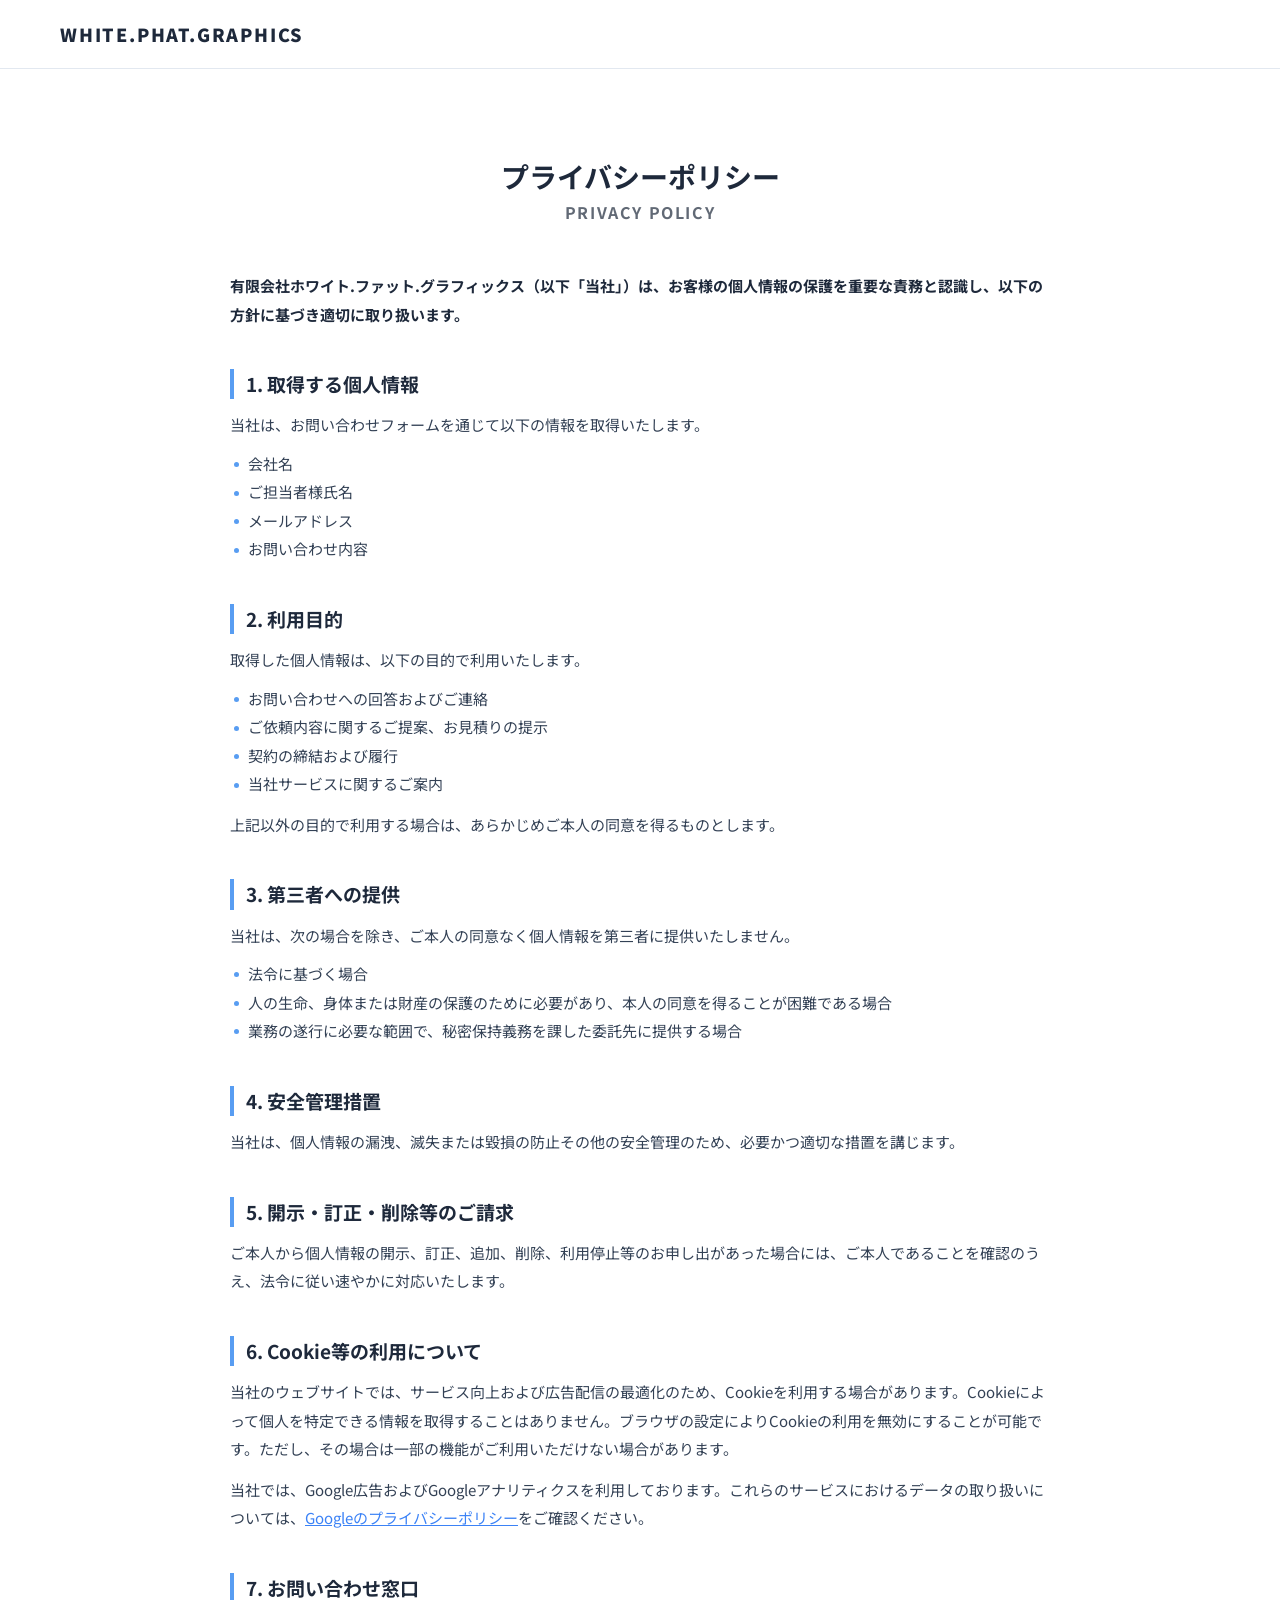
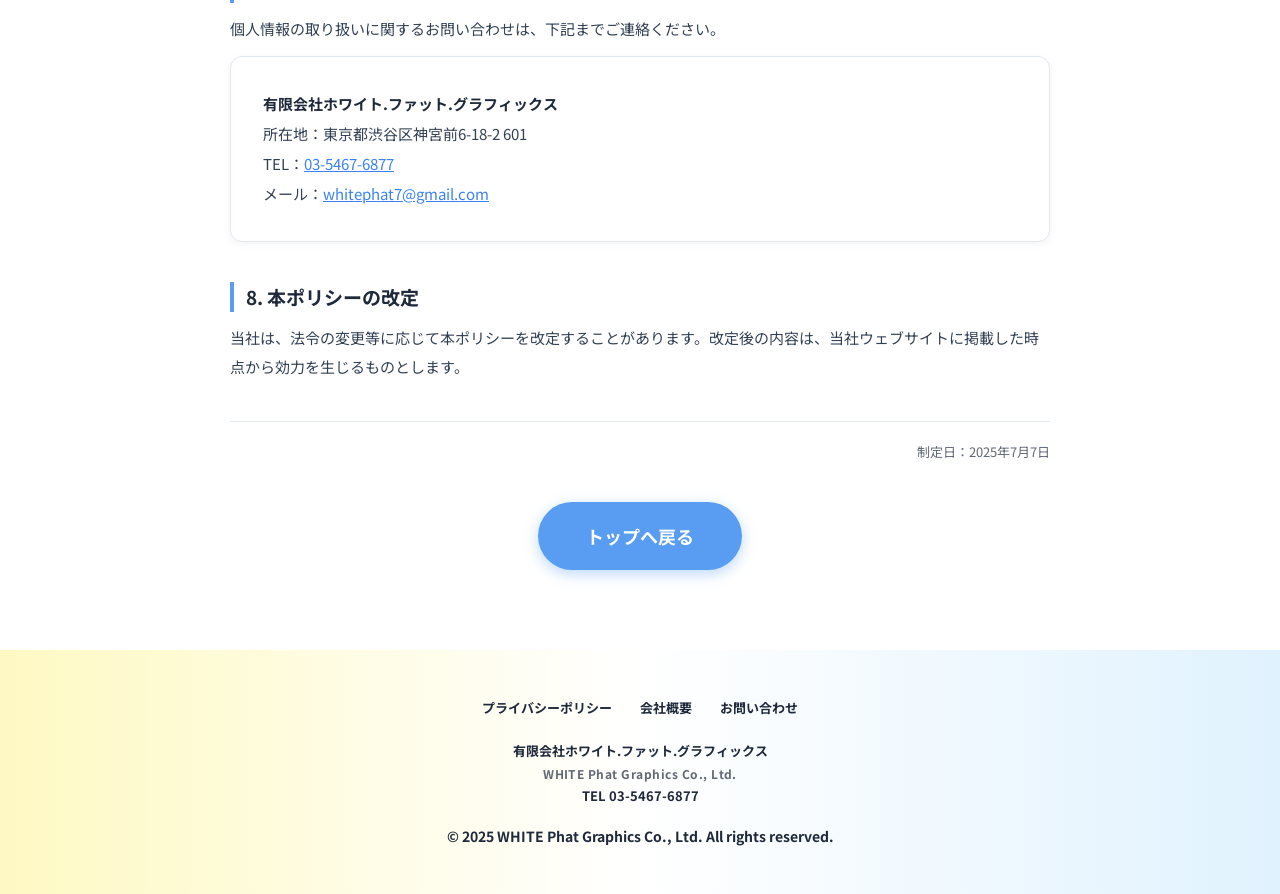
<file: privacy.html>
<!DOCTYPE html>
<html lang="ja">
<head>
<meta charset="UTF-8">
<meta name="viewport" content="width=device-width, initial-scale=1.0">

<!-- Google tag (gtag.js) -->
<script async src="https://www.googletagmanager.com/gtag/js?id=G-PZ3BWMFMLL"></script>
<script>
  window.dataLayer = window.dataLayer || [];
  function gtag(){dataLayer.push(arguments);}
  gtag('js', new Date());

  gtag('config', 'G-PZ3BWMFMLL');
  gtag('config', 'AW-18444491609');
</script>

<title>プライバシーポリシー | WHITE.PHAT.GRAPHICS</title>
<meta name="description" content="有限会社ホワイト.ファット.グラフィックスの個人情報の取り扱いに関する方針です。">
<link rel="preconnect" href="https://fonts.googleapis.com">
<link href="https://fonts.googleapis.com/css2?family=Noto+Sans+JP:wght@400;700;900&display=swap" rel="stylesheet">

<style>
  body { color: #1E293B; }

  /* ===== Section background gradient (Yellow -> White -> Light Blue, left to right) ===== */
  .bg-section-gradient {
    background: linear-gradient(to right, #FEF9C3 0%, #FFFFFF 50%, #E0F2FE 100%);
  }

  /* ===== CTA main button ===== */
  .btn-cta {
    border-radius: 9999px;
    background-color: #589DF2;
    box-shadow: 0 4px 14px rgba(88, 157, 242, 0.4);
    transition: transform 0.2s ease, filter 0.2s ease, background-color 0.2s ease;
  }
  .btn-cta:hover {
    transform: translateY(-2px);
    background-color: #3B82F6;
    filter: brightness(1.05);
  }

  /* ===== Info card ===== */
  .info-card {
    border-radius: 12px;
    border: 1px solid #E2E8F0;
    background-color: #FFFFFF;
    box-shadow: 0 2px 8px rgba(0,0,0,0.05);
  }

  /* ===== プライバシーポリシー本文 ===== */
  .policy-lead {
    font-size: 14px;
    line-height: 1.9;
    font-weight: 700;
    color: #1E293B;
    margin-bottom: 40px;
  }
  .policy-section { margin-bottom: 36px; }
  /* 見出しは左のブルーの罫でメリハリを付ける */
  .policy-heading {
    font-size: 17px;
    font-weight: 700;
    line-height: 1.6;
    color: #1E293B;
    border-left: 4px solid #589DF2;
    padding-left: 12px;
    margin-bottom: 12px;
  }
  .policy-text {
    font-size: 14px;
    line-height: 1.9;
    color: #334155;
  }
  .policy-text + .policy-text { margin-top: 12px; }
  .policy-list { margin-top: 10px; }
  .policy-list + .policy-text { margin-top: 12px; }
  .policy-list li {
    position: relative;
    padding-left: 18px;
    font-size: 14px;
    line-height: 1.9;
    color: #334155;
  }
  .policy-list li::before {
    content: "";
    position: absolute;
    left: 4px;
    top: 0.82em;
    width: 5px;
    height: 5px;
    border-radius: 9999px;
    background-color: #589DF2;
  }
  .policy-text a, .policy-contact a {
    color: #3B82F6;
    text-decoration: underline;
  }
  .policy-text a:hover, .policy-contact a:hover { color: #1D4ED8; }
  /* 7.お問い合わせ窓口の連絡先ブロック */
  .policy-contact {
    margin-top: 12px;
    font-size: 14px;
    line-height: 2;
    color: #334155;
  }
  .policy-contact dt {
    font-weight: 700;
    color: #1E293B;
  }
  .policy-enacted {
    margin-top: 40px;
    padding-top: 20px;
    border-top: 1px solid #E2E8F0;
    font-size: 13px;
    color: rgba(30, 41, 59, 0.7);
    text-align: right;
  }
  @media (min-width: 768px) {
    .policy-lead { font-size: 15px; }
    .policy-heading { font-size: 19px; }
    .policy-text, .policy-list li, .policy-contact { font-size: 15px; }
    .policy-section { margin-bottom: 40px; }
  }

  /* ===== フッター(LP本体と共通) ===== */
  .footer-nav {
    display: flex;
    flex-wrap: wrap;
    align-items: center;
    justify-content: center;
    gap: 10px 28px;
    margin-bottom: 22px;
  }
  .footer-nav a {
    font-size: 13px;
    font-weight: 700;
    color: #1E293B;
    transition: color 0.2s ease;
  }
  .footer-nav a:hover { color: #3B82F6; text-decoration: underline; }
  .footer-company { margin-bottom: 18px; }
  .footer-company p {
    font-size: 13px;
    font-weight: 700;
    color: #1E293B;
    line-height: 1.8;
  }
  .footer-company .footer-company-en {
    font-size: 12px;
    font-weight: 700;
    color: rgba(30, 41, 59, 0.7);
    letter-spacing: 0.04em;
  }
</style>
<!-- Tailwind 由来のユーティリティCSS(静的化済み)。LP本体と読み込み順を揃えている。 -->
<link rel="stylesheet" href="assets/css/tailwind.css">
</head>
<body class="font-sans text-[#1E293B] antialiased min-h-screen flex flex-col">

<!-- ==================== ヘッダー ==================== -->
<header class="fixed top-0 left-0 w-full bg-white/95 backdrop-blur z-50 border-b border-brand-border">
  <div class="max-w-[1200px] mx-auto flex items-center justify-between px-5 py-4 md:py-5">
    <a href="/" class="text-sm md:text-lg font-black tracking-widest text-brand-navy">WHITE.PHAT.GRAPHICS</a>
  </div>
</header>
<div class="h-[60px] md:h-[80px]"></div>

<!-- ==================== プライバシーポリシー本文 ==================== -->
<main class="bg-white flex-1 px-5 py-16 md:py-20">
  <div class="max-w-[820px] mx-auto">

    <h1 class="text-2xl md:text-[28px] font-bold text-brand-navy text-center mb-2">プライバシーポリシー</h1>
    <p class="text-sm md:text-base font-bold text-brand-navy/70 text-center tracking-widest mb-10 md:mb-12">PRIVACY POLICY</p>

    <p class="policy-lead">
      有限会社ホワイト.ファット.グラフィックス（以下「当社」）は、お客様の個人情報の保護を重要な責務と認識し、以下の方針に基づき適切に取り扱います。
    </p>

    <!-- 1. 取得する個人情報 -->
    <section class="policy-section">
      <h2 class="policy-heading">1. 取得する個人情報</h2>
      <p class="policy-text">当社は、お問い合わせフォームを通じて以下の情報を取得いたします。</p>
      <ul class="policy-list">
        <li>会社名</li>
        <li>ご担当者様氏名</li>
        <li>メールアドレス</li>
        <li>お問い合わせ内容</li>
      </ul>
    </section>

    <!-- 2. 利用目的 -->
    <section class="policy-section">
      <h2 class="policy-heading">2. 利用目的</h2>
      <p class="policy-text">取得した個人情報は、以下の目的で利用いたします。</p>
      <ul class="policy-list">
        <li>お問い合わせへの回答およびご連絡</li>
        <li>ご依頼内容に関するご提案、お見積りの提示</li>
        <li>契約の締結および履行</li>
        <li>当社サービスに関するご案内</li>
      </ul>
      <p class="policy-text">上記以外の目的で利用する場合は、あらかじめご本人の同意を得るものとします。</p>
    </section>

    <!-- 3. 第三者への提供 -->
    <section class="policy-section">
      <h2 class="policy-heading">3. 第三者への提供</h2>
      <p class="policy-text">当社は、次の場合を除き、ご本人の同意なく個人情報を第三者に提供いたしません。</p>
      <ul class="policy-list">
        <li>法令に基づく場合</li>
        <li>人の生命、身体または財産の保護のために必要があり、本人の同意を得ることが困難である場合</li>
        <li>業務の遂行に必要な範囲で、秘密保持義務を課した委託先に提供する場合</li>
      </ul>
    </section>

    <!-- 4. 安全管理措置 -->
    <section class="policy-section">
      <h2 class="policy-heading">4. 安全管理措置</h2>
      <p class="policy-text">当社は、個人情報の漏洩、滅失または毀損の防止その他の安全管理のため、必要かつ適切な措置を講じます。</p>
    </section>

    <!-- 5. 開示・訂正・削除等のご請求 -->
    <section class="policy-section">
      <h2 class="policy-heading">5. 開示・訂正・削除等のご請求</h2>
      <p class="policy-text">ご本人から個人情報の開示、訂正、追加、削除、利用停止等のお申し出があった場合には、ご本人であることを確認のうえ、法令に従い速やかに対応いたします。</p>
    </section>

    <!-- 6. Cookie等の利用について(Google広告のコンバージョン計測に関わるため必須) -->
    <section class="policy-section">
      <h2 class="policy-heading">6. Cookie等の利用について</h2>
      <p class="policy-text">当社のウェブサイトでは、サービス向上および広告配信の最適化のため、Cookieを利用する場合があります。Cookieによって個人を特定できる情報を取得することはありません。ブラウザの設定によりCookieの利用を無効にすることが可能です。ただし、その場合は一部の機能がご利用いただけない場合があります。</p>
      <p class="policy-text">当社では、Google広告およびGoogleアナリティクスを利用しております。これらのサービスにおけるデータの取り扱いについては、<a href="https://policies.google.com/privacy" target="_blank" rel="noopener noreferrer">Googleのプライバシーポリシー</a>をご確認ください。</p>
    </section>

    <!-- 7. お問い合わせ窓口 -->
    <section class="policy-section">
      <h2 class="policy-heading">7. お問い合わせ窓口</h2>
      <p class="policy-text">個人情報の取り扱いに関するお問い合わせは、下記までご連絡ください。</p>
      <div class="info-card p-6 md:p-8 policy-contact">
        <p class="font-bold text-brand-navy">有限会社ホワイト.ファット.グラフィックス</p>
        <p>所在地：東京都渋谷区神宮前6-18-2 601</p>
        <p>TEL：<a href="tel:0354676877">03-5467-6877</a></p>
        <p>メール：<a href="mailto:whitephat7@gmail.com">whitephat7@gmail.com</a></p>
      </div>
    </section>

    <!-- 8. 本ポリシーの改定 -->
    <section class="policy-section">
      <h2 class="policy-heading">8. 本ポリシーの改定</h2>
      <p class="policy-text">当社は、法令の変更等に応じて本ポリシーを改定することがあります。改定後の内容は、当社ウェブサイトに掲載した時点から効力を生じるものとします。</p>
    </section>

    <p class="policy-enacted">制定日：2025年7月7日</p>

    <div class="text-center mt-10">
      <a href="/" class="btn-cta inline-block text-white text-base md:text-lg font-bold px-8 py-4 md:px-12 md:py-5">
        トップへ戻る
      </a>
    </div>

  </div>
</main>

<!-- ==================== フッター ==================== -->
<footer class="bg-section-gradient py-10 md:py-12 px-5">
  <div class="max-w-[1080px] mx-auto text-center">
    <nav class="footer-nav">
      <a href="/privacy">プライバシーポリシー</a>
      <a href="https://4phat.com/#company" target="_blank" rel="noopener noreferrer">会社概要</a>
      <a href="/#contact">お問い合わせ</a>
    </nav>
    <div class="footer-company">
      <p>有限会社ホワイト.ファット.グラフィックス</p>
      <p class="footer-company-en">WHITE Phat Graphics Co., Ltd.</p>
      <p>TEL 03-5467-6877</p>
    </div>
    <p class="text-center text-xs md:text-sm font-bold text-brand-navy">© 2025 WHITE Phat Graphics Co., Ltd. All rights reserved.</p>
  </div>
</footer>

</body>
</html>
</file>
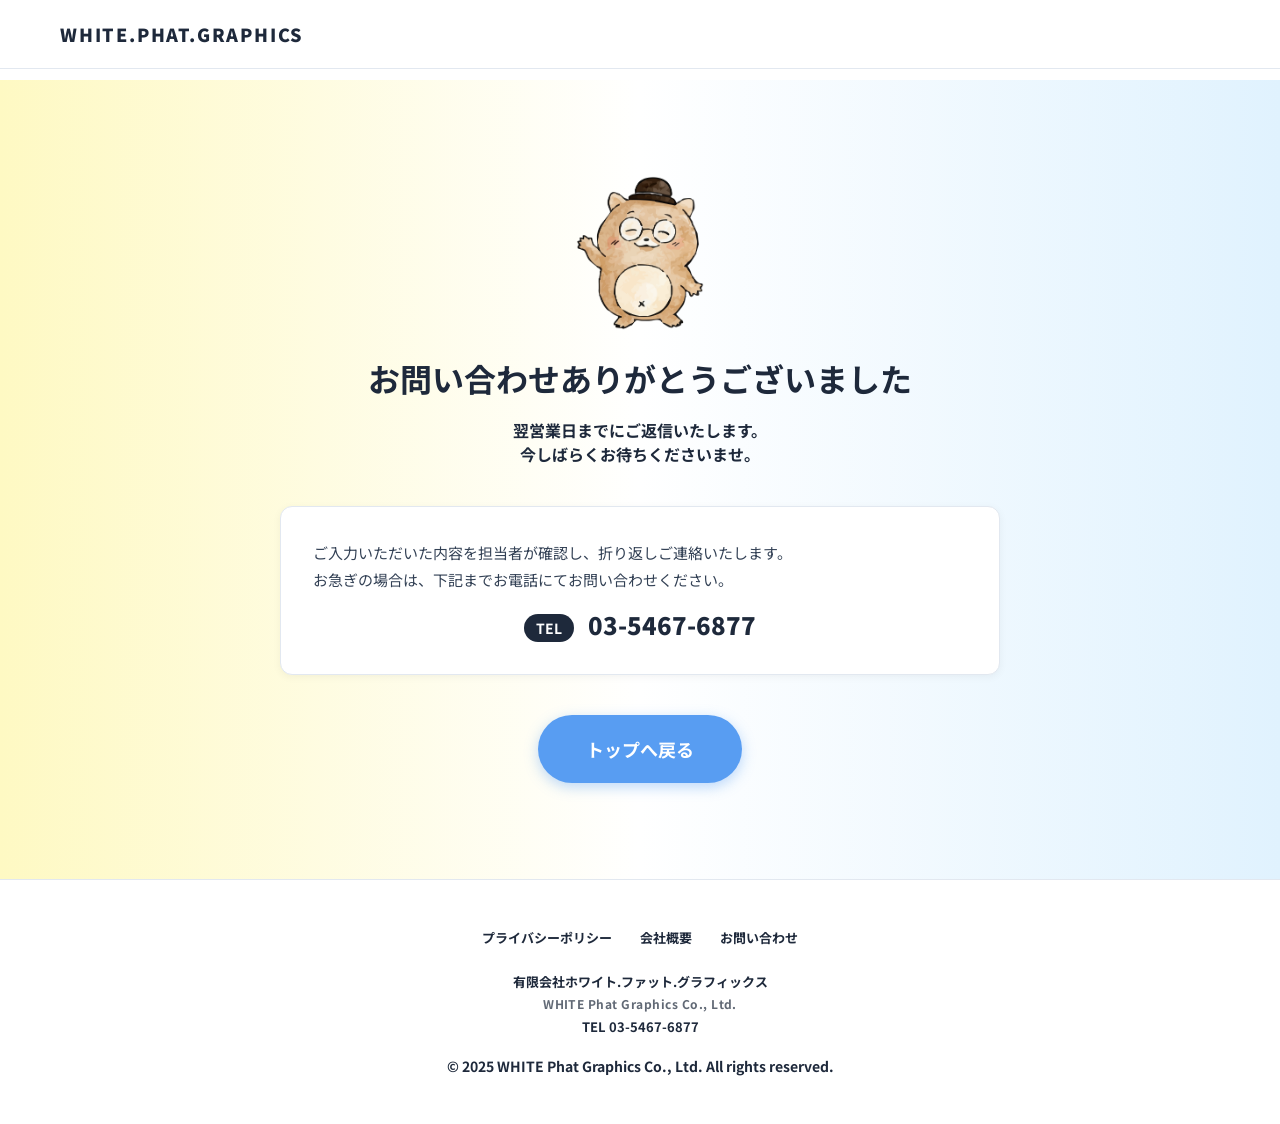
<file: thanks.html>
<!DOCTYPE html>
<html lang="ja">
<head>
<meta charset="UTF-8">
<meta name="viewport" content="width=device-width, initial-scale=1.0">
<meta name="robots" content="noindex">

<!-- Google tag (gtag.js) -->
<script async src="https://www.googletagmanager.com/gtag/js?id=G-PZ3BWMFMLL"></script>
<script>
  window.dataLayer = window.dataLayer || [];
  function gtag(){dataLayer.push(arguments);}
  gtag('js', new Date());

  gtag('config', 'G-PZ3BWMFMLL');
  gtag('config', 'AW-18444491609');
</script>

<!-- Event snippet for フォーム送信(無料デザイン診断) conversion page -->
<script>
  gtag('event', 'conversion', {'send_to': 'AW-18444491609/E-T6CM284fwcENm2gttE'});
</script>

<title>お問い合わせありがとうございました | WHITE.PHAT.GRAPHICS</title>
<link rel="preconnect" href="https://fonts.googleapis.com">
<link href="https://fonts.googleapis.com/css2?family=Noto+Sans+JP:wght@400;700;900&display=swap" rel="stylesheet">

<style>
  body { color: #1E293B; }

  /* ===== Section background gradient (Yellow -> White -> Light Blue, left to right) ===== */
  .bg-section-gradient {
    background: linear-gradient(to right, #FEF9C3 0%, #FFFFFF 50%, #E0F2FE 100%);
  }

  /* ===== CTA main button ===== */
  .btn-cta {
    border-radius: 9999px;
    background-color: #589DF2;
    box-shadow: 0 4px 14px rgba(88, 157, 242, 0.4);
    transition: transform 0.2s ease, filter 0.2s ease, background-color 0.2s ease;
  }
  .btn-cta:hover {
    transform: translateY(-2px);
    background-color: #3B82F6;
    filter: brightness(1.05);
  }

  /* ===== Info card ===== */
  .info-card {
    border-radius: 12px;
    border: 1px solid #E2E8F0;
    background-color: #FFFFFF;
    box-shadow: 0 2px 8px rgba(0,0,0,0.05);
  }

  /* ===== フッター(LP本体と共通) ===== */
  .footer-nav {
    display: flex;
    flex-wrap: wrap;
    align-items: center;
    justify-content: center;
    gap: 10px 28px;
    margin-bottom: 22px;
  }
  .footer-nav a {
    font-size: 13px;
    font-weight: 700;
    color: #1E293B;
    transition: color 0.2s ease;
  }
  .footer-nav a:hover { color: #3B82F6; text-decoration: underline; }
  .footer-company { margin-bottom: 18px; }
  .footer-company p {
    font-size: 13px;
    font-weight: 700;
    color: #1E293B;
    line-height: 1.8;
  }
  .footer-company .footer-company-en {
    font-size: 12px;
    font-weight: 700;
    color: rgba(30, 41, 59, 0.7);
    letter-spacing: 0.04em;
  }
</style>
<!-- Tailwind 由来のユーティリティCSS(静的化済み)。LP本体と読み込み順を揃えている。 -->
<link rel="stylesheet" href="assets/css/tailwind.css">
</head>
<body class="font-sans text-[#1E293B] antialiased min-h-screen flex flex-col">

<!-- ==================== ヘッダー ==================== -->
<header class="fixed top-0 left-0 w-full bg-white/95 backdrop-blur z-50 border-b border-brand-border">
  <div class="max-w-[1200px] mx-auto flex items-center justify-between px-5 py-4 md:py-5">
    <a href="/" class="text-sm md:text-lg font-black tracking-widest text-brand-navy">WHITE.PHAT.GRAPHICS</a>
  </div>
</header>
<div class="h-[60px] md:h-[80px]"></div>

<!-- ==================== サンクスメッセージ ==================== -->
<main class="bg-section-gradient flex-1 flex items-center px-5 py-16 md:py-24">
  <div class="max-w-[720px] mx-auto w-full text-center">

    <img src="assets/mascot-cta-wave.png" alt="お礼を伝えるマスコットキャラクター" class="w-24 md:w-32 h-auto mx-auto mb-6">

    <h1 class="text-2xl md:text-[32px] leading-[1.5] font-bold text-brand-navy mb-4">
      お問い合わせ<br class="md:hidden">ありがとうございました
    </h1>

    <p class="text-sm md:text-base leading-[1.8] font-bold text-brand-navy mb-10">
      翌営業日までにご返信いたします。<br>
      今しばらくお待ちくださいませ。
    </p>

    <div class="info-card p-6 md:p-8 text-left mb-10">
      <p class="text-sm md:text-[15px] leading-[1.8] text-brand-body">
        ご入力いただいた内容を担当者が確認し、折り返しご連絡いたします。<br>
        お急ぎの場合は、下記までお電話にてお問い合わせください。
      </p>
      <p class="text-xl md:text-2xl font-black text-brand-navy mt-4 text-center">
        <span class="inline-block bg-brand-navy text-white text-xs md:text-sm font-bold rounded-full px-3 py-1 align-middle mr-2">TEL</span>
        03-5467-6877
      </p>
    </div>

    <a href="/" class="btn-cta inline-block text-white text-base md:text-lg font-bold px-8 py-4 md:px-12 md:py-5">
      トップへ戻る
    </a>

  </div>
</main>

<!-- ==================== フッター ==================== -->
<footer class="bg-white py-10 md:py-12 px-5 border-t border-brand-border">
  <div class="max-w-[1080px] mx-auto text-center">
    <nav class="footer-nav">
      <a href="/privacy">プライバシーポリシー</a>
      <a href="https://4phat.com/#company" target="_blank" rel="noopener noreferrer">会社概要</a>
      <a href="/#contact">お問い合わせ</a>
    </nav>
    <div class="footer-company">
      <p>有限会社ホワイト.ファット.グラフィックス</p>
      <p class="footer-company-en">WHITE Phat Graphics Co., Ltd.</p>
      <p>TEL 03-5467-6877</p>
    </div>
    <p class="text-center text-xs md:text-sm font-bold text-brand-navy">© 2025 WHITE Phat Graphics Co., Ltd. All rights reserved.</p>
  </div>
</footer>

</body>
</html>
</file>
